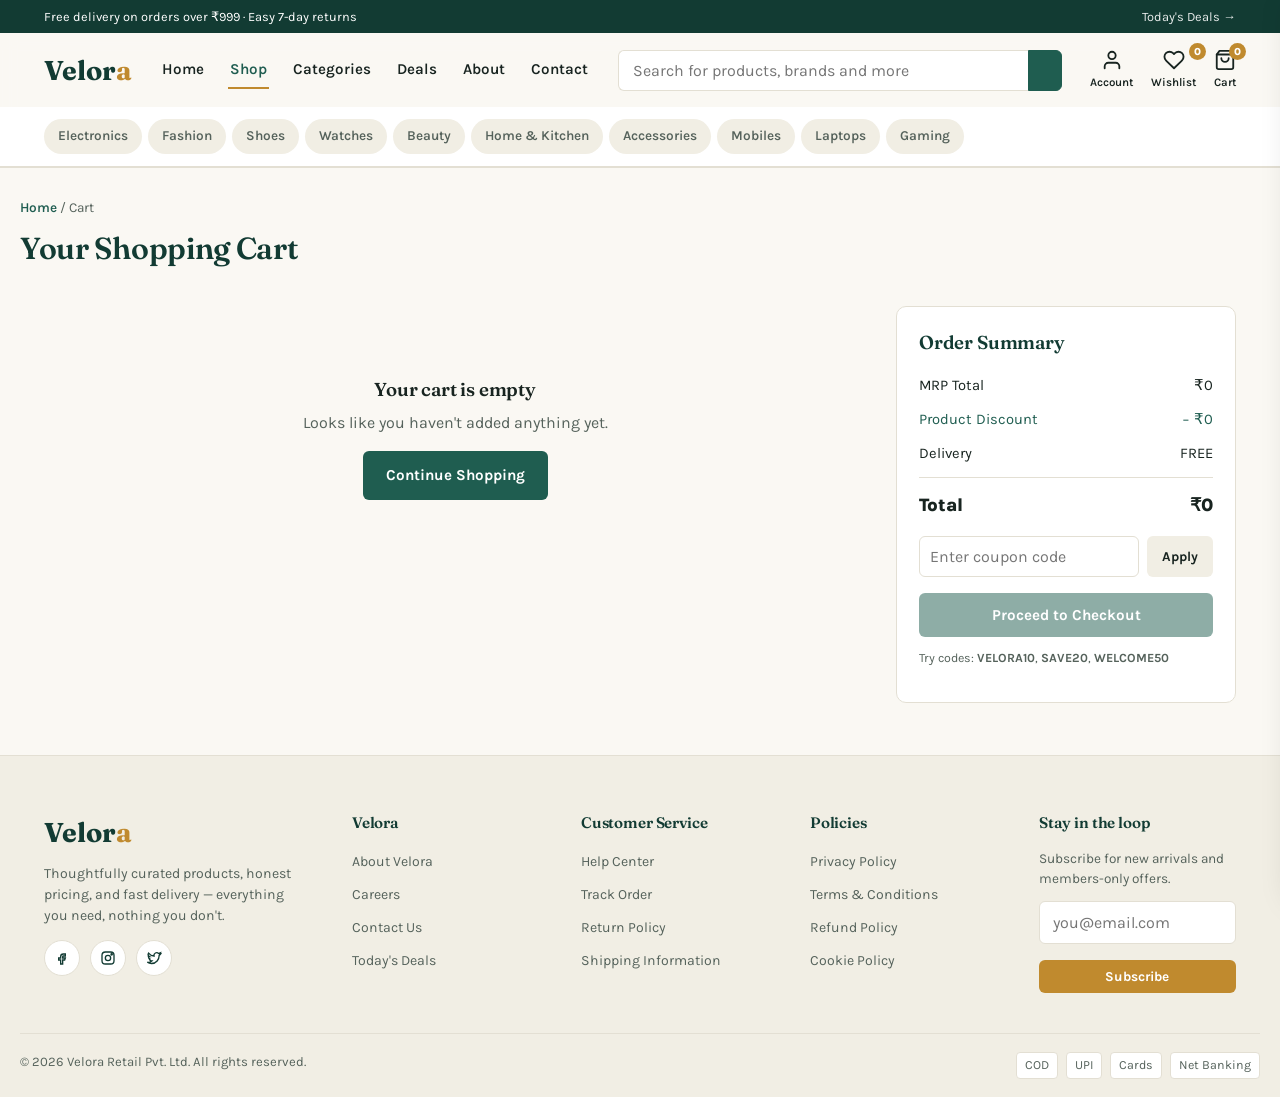
<file: cart.html>
<!DOCTYPE html>
<html lang="en">
<head>
<meta charset="UTF-8">
<meta name="viewport" content="width=device-width, initial-scale=1.0">
<title>Your Cart — Velora</title>
<link rel="stylesheet" href="css/style.css">
</head>
<body>

<div id="site-header"></div>

<div class="container page-head">
  <div class="breadcrumb"><a href="index.html">Home</a> / Cart</div>
  <h1 style="font-size:1.9rem;">Your Shopping Cart</h1>
</div>

<section class="section" style="padding-top:16px;">
  <div class="container cart-layout">
    <div id="cart-items-list"></div>
    <div class="summary-card" id="cart-summary"></div>
  </div>
</section>

<div id="site-footer"></div>

<script src="js/products.js"></script>
<script src="js/app.js"></script>
<script src="js/cart.js"></script>
<script>
  renderShell("shop");
  renderCartPage();
</script>
</body>
</html>
</file>
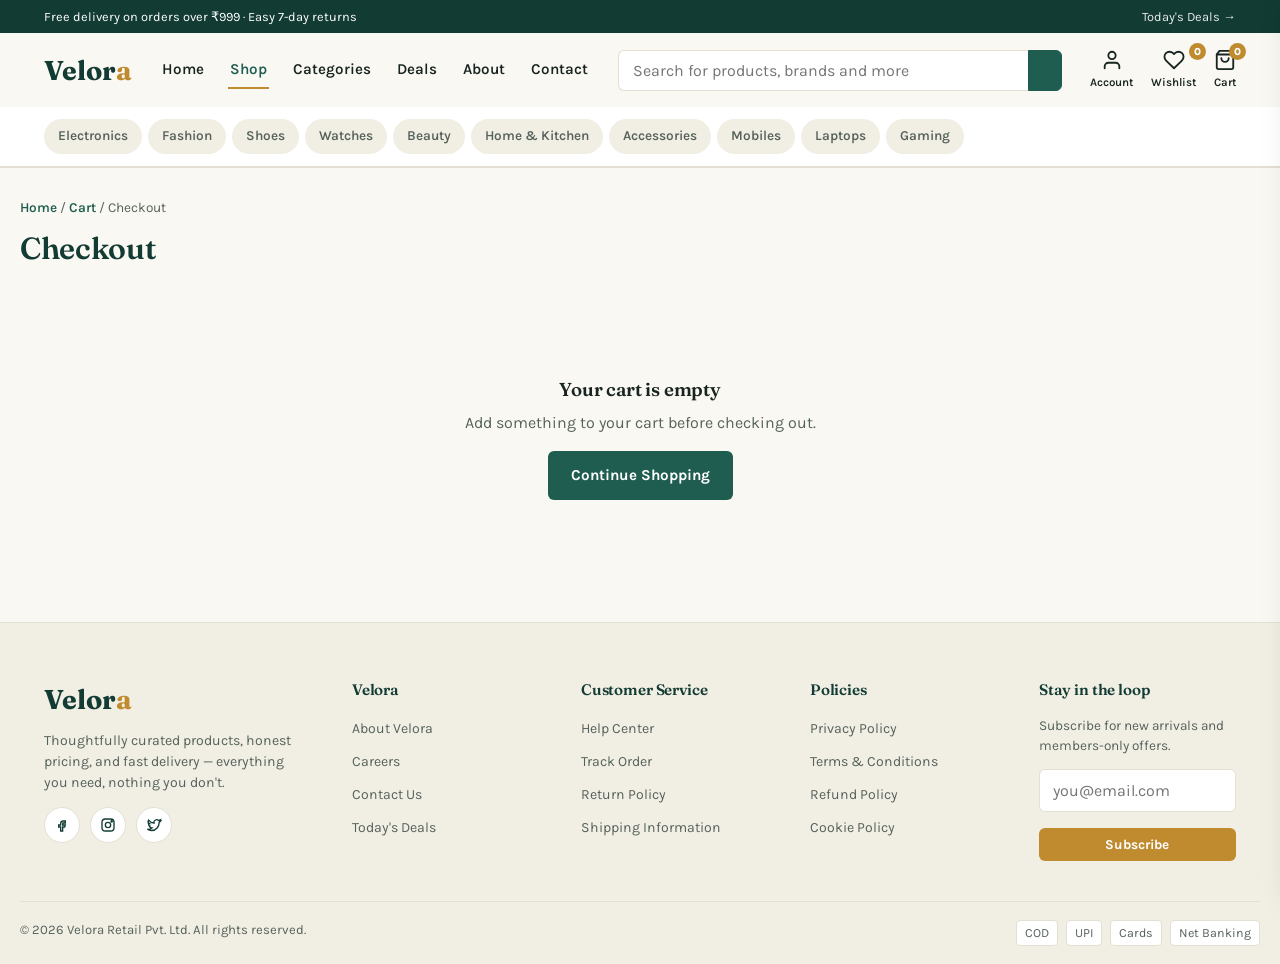
<file: checkout.html>
<!DOCTYPE html>
<html lang="en">
<head>
<meta charset="UTF-8">
<meta name="viewport" content="width=device-width, initial-scale=1.0">
<title>Checkout — Velora</title>
<link rel="stylesheet" href="css/style.css">
</head>
<body>

<div id="site-header"></div>

<div class="container page-head">
  <div class="breadcrumb"><a href="index.html">Home</a> / <a href="cart.html">Cart</a> / Checkout</div>
  <h1 style="font-size:1.9rem;">Checkout</h1>
</div>

<section class="section" style="padding-top:16px;" id="checkout-section">
  <div class="container cart-layout">
    <div class="form-card">
      <h3 style="margin-bottom:18px;">Delivery Details</h3>
      <form id="checkout-form" novalidate>
        <div class="form-grid">
          <div class="form-field full">
            <label>Full Name</label>
            <input type="text" id="co-name" required>
            <div class="field-error">Please enter your full name.</div>
          </div>
          <div class="form-field">
            <label>Mobile Number</label>
            <input type="tel" id="co-mobile" required>
            <div class="field-error">Enter a valid 10-digit mobile number.</div>
          </div>
          <div class="form-field">
            <label>Email</label>
            <input type="email" id="co-email" required>
            <div class="field-error">Enter a valid email address.</div>
          </div>
          <div class="form-field full">
            <label>Address</label>
            <textarea id="co-address" rows="2" required></textarea>
            <div class="field-error">Please enter your delivery address.</div>
          </div>
          <div class="form-field">
            <label>City</label>
            <input type="text" id="co-city" required>
            <div class="field-error">Please enter your city.</div>
          </div>
          <div class="form-field">
            <label>State</label>
            <input type="text" id="co-state" required>
            <div class="field-error">Please enter your state.</div>
          </div>
          <div class="form-field">
            <label>PIN Code</label>
            <input type="text" id="co-pin" maxlength="6" required>
            <div class="field-error">Enter a valid 6-digit PIN code.</div>
          </div>
        </div>

        <h3 style="margin:26px 0 14px;">Payment Method</h3>
        <div class="pay-options" id="pay-options">
          <label class="pay-option active"><input type="radio" name="payment" value="cod" checked> Cash on Delivery</label>
          <label class="pay-option"><input type="radio" name="payment" value="upi"> UPI</label>
          <label class="pay-option"><input type="radio" name="payment" value="card"> Credit / Debit Card</label>
          <label class="pay-option"><input type="radio" name="payment" value="netbanking"> Net Banking</label>
        </div>

        <button type="submit" class="btn btn-primary btn-block" style="margin-top:26px;">Place Order</button>
      </form>
    </div>

    <div class="summary-card" id="checkout-summary"></div>
  </div>
</section>

<!-- Order confirmation (hidden until order placed) -->
<section class="section" id="order-confirmation" style="display:none;">
  <div class="container" style="max-width:560px; text-align:center;">
    <div style="width:70px;height:70px;border-radius:50%;background:var(--primary-tint);display:flex;align-items:center;justify-content:center;margin:0 auto 20px;font-size:2rem;color:var(--primary);">✓</div>
    <h2>Order placed successfully!</h2>
    <p>Thank you, <strong id="conf-name"></strong>. Your order <strong id="conf-id"></strong> of <strong id="conf-total"></strong> will be delivered to your address in 2–5 business days.</p>
    <a href="index.html" class="btn btn-primary">Continue Shopping</a>
  </div>
</section>

<div id="site-footer"></div>

<script src="js/products.js"></script>
<script src="js/app.js"></script>
<script src="js/cart.js"></script>
<script>
  renderShell("shop");

  const items = cartLineItems();
  if (!items.length) {
    document.getElementById("checkout-section").innerHTML = `<div class="container"><div class="empty-state"><h3>Your cart is empty</h3><p>Add something to your cart before checking out.</p><a href="shop.html" class="btn btn-primary">Continue Shopping</a></div></div>`;
  }

  function renderCheckoutSummary() {
    const items = cartLineItems();
    const t = calcTotals(items);
    document.getElementById("checkout-summary").innerHTML = `
      <h3 style="margin-bottom:18px;">Order Summary</h3>
      ${items.map(i => `<div class="summary-row"><span>${i.product.name} × ${i.qty}</span><span>${money(i.lineTotal)}</span></div>`).join("")}
      <div class="summary-row" style="border-top:1px solid var(--border); padding-top:12px; margin-top:12px;"><span>Subtotal</span><span>${money(t.subtotal)}</span></div>
      ${t.couponDiscount ? `<div class="summary-row discount"><span>Coupon Discount</span><span>− ${money(t.couponDiscount)}</span></div>` : ""}
      <div class="summary-row"><span>Delivery</span><span>${t.delivery === 0 ? "FREE" : money(t.delivery)}</span></div>
      <div class="summary-row total"><span>Total</span><span>${money(t.finalTotal)}</span></div>
    `;
  }
  renderCheckoutSummary();

  document.querySelectorAll('input[name="payment"]').forEach(r => {
    r.addEventListener("change", () => {
      document.querySelectorAll(".pay-option").forEach(o => o.classList.remove("active"));
      r.closest(".pay-option").classList.add("active");
    });
  });

  const user = getUser();
  if (user) {
    document.getElementById("co-name").value = user.name || "";
    document.getElementById("co-email").value = user.email || "";
    document.getElementById("co-mobile").value = user.mobile || "";
  }

  const form = document.getElementById("checkout-form");
  if (form) {
    form.addEventListener("submit", (e) => {
      e.preventDefault();
      let valid = true;
      const fields = {
        "co-name": v => v.trim().length > 1,
        "co-mobile": v => /^[6-9]\d{9}$/.test(v.trim()),
        "co-email": v => /^[^\s@]+@[^\s@]+\.[^\s@]+$/.test(v.trim()),
        "co-address": v => v.trim().length > 5,
        "co-city": v => v.trim().length > 1,
        "co-state": v => v.trim().length > 1,
        "co-pin": v => /^\d{6}$/.test(v.trim()),
      };
      Object.entries(fields).forEach(([id, test]) => {
        const el = document.getElementById(id);
        const wrap = el.closest(".form-field");
        if (!test(el.value)) { wrap.classList.add("error"); valid = false; }
        else wrap.classList.remove("error");
      });
      if (!valid) return;

      const t = calcTotals(cartLineItems());
      const orderId = "VLR" + Math.floor(100000 + Math.random() * 900000);
      document.getElementById("conf-name").textContent = document.getElementById("co-name").value.trim();
      document.getElementById("conf-id").textContent = "#" + orderId;
      document.getElementById("conf-total").textContent = money(t.finalTotal);

      setCart([]);
      setAppliedCoupon(null);
      document.getElementById("checkout-section").style.display = "none";
      document.getElementById("order-confirmation").style.display = "block";
      window.scrollTo({ top: 0, behavior: "smooth" });
    });
  }
</script>
</body>
</html>
</file>
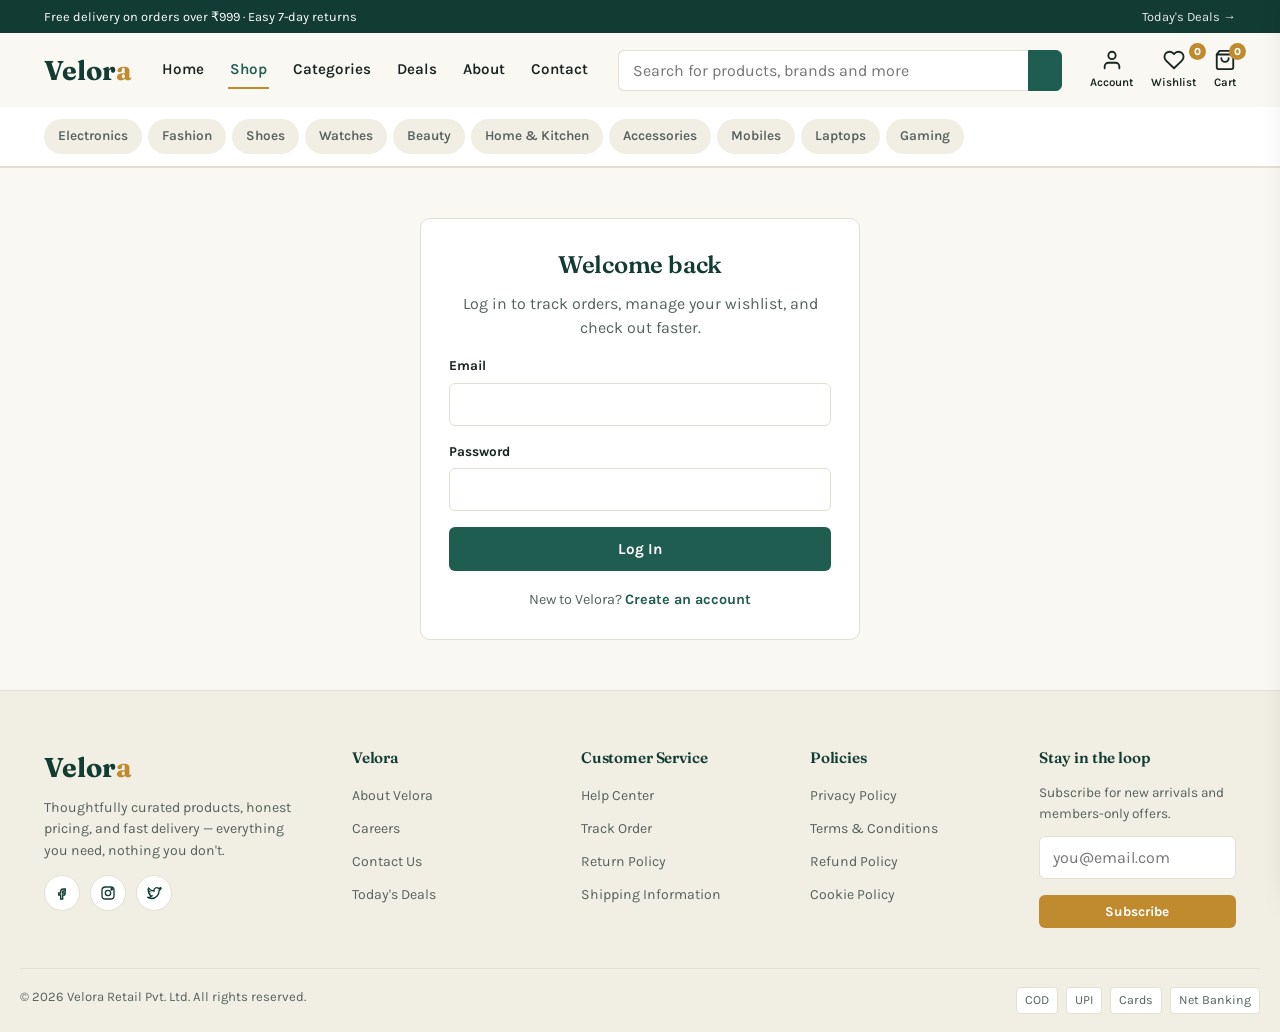
<file: login.html>
<!DOCTYPE html>
<html lang="en">
<head>
<meta charset="UTF-8">
<meta name="viewport" content="width=device-width, initial-scale=1.0">
<title>Login — Velora</title>
<link rel="stylesheet" href="css/style.css">
</head>
<body>

<div id="site-header"></div>

<div class="auth-wrap">
  <div class="form-card">
    <h2 style="text-align:center;">Welcome back</h2>
    <p style="text-align:center;">Log in to track orders, manage your wishlist, and check out faster.</p>
    <form id="login-form" novalidate>
      <div class="form-field">
        <label>Email</label>
        <input type="email" id="login-email" required>
        <div class="field-error">Enter a valid email address.</div>
      </div>
      <div class="form-field">
        <label>Password</label>
        <input type="password" id="login-password" required>
        <div class="field-error">Please enter your password.</div>
      </div>
      <button type="submit" class="btn btn-primary btn-block">Log In</button>
    </form>
    <div class="auth-switch">New to Velora? <a href="register.html">Create an account</a></div>
  </div>
</div>

<div id="site-footer"></div>

<script src="js/products.js"></script>
<script src="js/app.js"></script>
<script src="js/auth.js"></script>
<script>
  renderShell("shop");
</script>
</body>
</html>
</file>
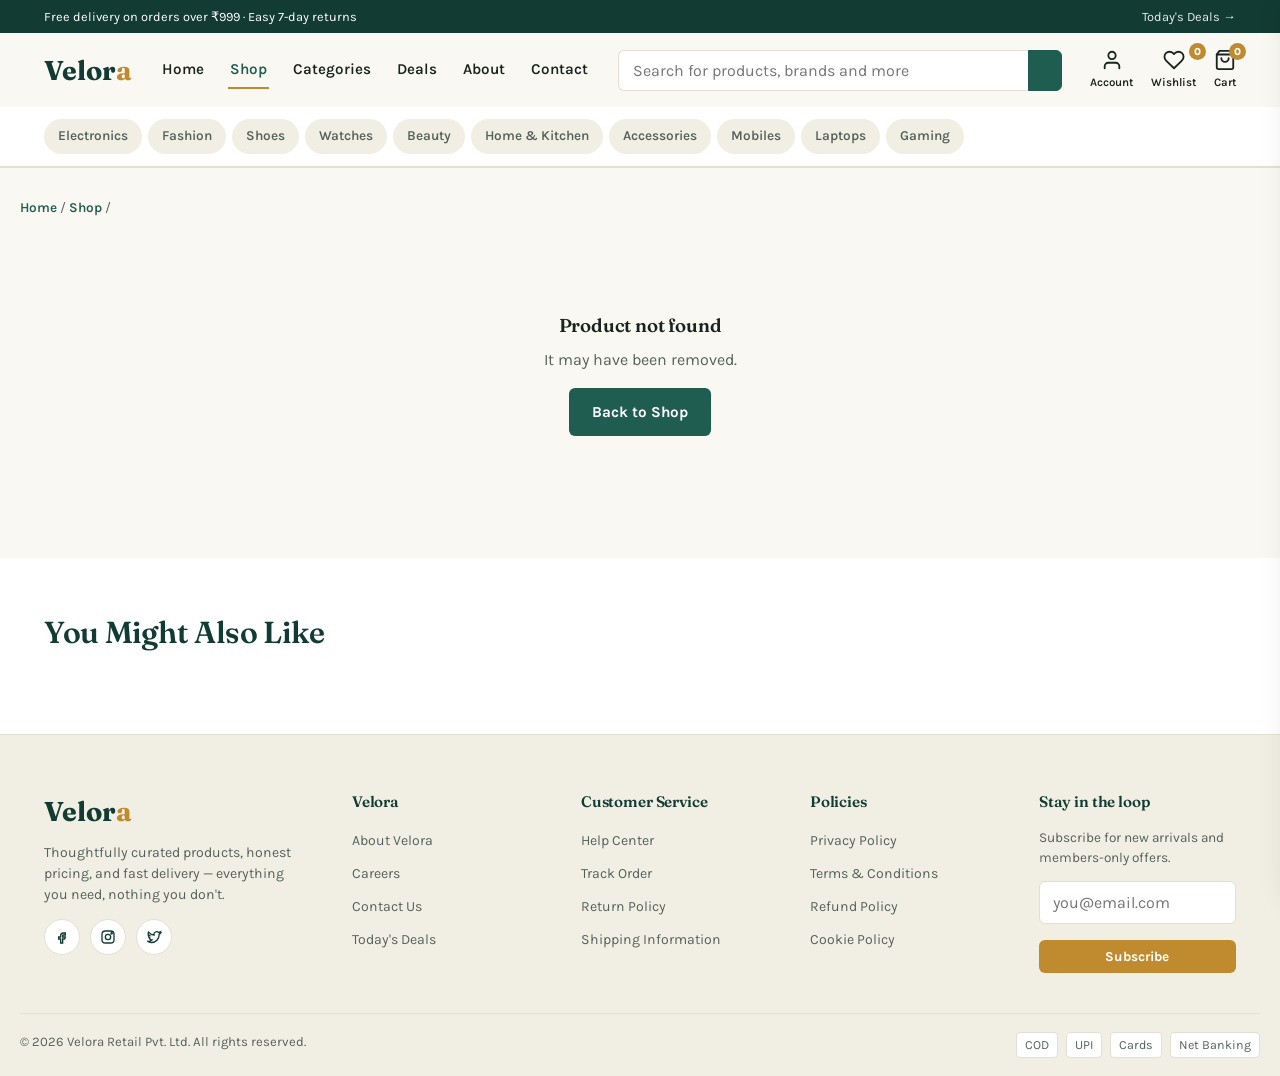
<file: product.html>
<!DOCTYPE html>
<html lang="en">
<head>
<meta charset="UTF-8">
<meta name="viewport" content="width=device-width, initial-scale=1.0">
<title id="page-title">Product — Velora</title>
<link rel="stylesheet" href="css/style.css">
</head>
<body>

<div id="site-header"></div>

<div class="container page-head">
  <div class="breadcrumb" id="pd-breadcrumb"><a href="index.html">Home</a> / <a href="shop.html">Shop</a> / <span id="pd-crumb-name"></span></div>
</div>

<section class="section" style="padding-top:10px;">
  <div class="container pd-layout" id="pd-root">
    <!-- filled by JS -->
  </div>
</section>

<section class="section" style="background:var(--surface);">
  <div class="container">
    <div class="section-head"><div><h2>You Might Also Like</h2></div></div>
    <div class="product-grid" id="related-products"></div>
  </div>
</section>

<div id="site-footer"></div>

<script src="js/products.js"></script>
<script src="js/app.js"></script>
<script>
  renderShell("shop");

  const id = new URLSearchParams(window.location.search).get("id");
  const p = getProductById(id);

  if (!p) {
    document.getElementById("pd-root").innerHTML = `<div class="empty-state" style="grid-column:1/-1;"><h3>Product not found</h3><p>It may have been removed.</p><a href="shop.html" class="btn btn-primary">Back to Shop</a></div>`;
  } else {
    document.title = p.name + " — Velora";
    document.getElementById("pd-crumb-name").textContent = p.name;

    const hasSizes = p.sizes && p.sizes.length;
    const hasColors = p.colors && p.colors.length;
    let selectedSize = hasSizes ? p.sizes[0] : null;
    let selectedColor = hasColors ? p.colors[0] : null;
    let qty = 1;

    document.getElementById("pd-root").innerHTML = `
      <div>
        <div class="pd-gallery-main"><img id="pd-main-img" src="${p.images[0]}" alt="${p.name}"></div>
        <div class="pd-thumbs">
          ${p.images.map((im, i) => `<img src="${im}" class="${i === 0 ? "active" : ""}" onclick="document.getElementById('pd-main-img').src='${im}'; document.querySelectorAll('.pd-thumbs img').forEach(t=>t.classList.remove('active')); this.classList.add('active');">`).join("")}
        </div>
      </div>
      <div>
        <span class="pd-brand">${p.brand}</span>
        <h1 class="pd-title">${p.name}</h1>
        <div class="pd-rating-row">
          <span class="pd-rating-badge">${p.rating} ★</span>
          <span>${p.reviews} ratings</span>
          <span style="color:var(--primary);font-weight:700;">In Stock</span>
        </div>
        <div class="pd-price-row">
          <span class="pd-price-final">${money(p.finalPrice)}</span>
          ${p.discount ? `<span class="price-orig">${money(p.price)}</span><span class="price-pct">${p.discount}% off</span>` : ""}
        </div>
        <p style="font-size:.85rem;">Inclusive of all taxes</p>

        <div class="pd-offers">
          <div class="pd-section-label" style="margin-top:0;">Available Offers</div>
          <ul>
            <li>🏷️ Extra 5% off with Velora Card</li>
            <li>🎟️ Use code <strong>VELORA10</strong> at cart for 10% off</li>
            <li>🚚 Free delivery on orders over ₹999</li>
          </ul>
        </div>

        ${hasColors ? `
        <div class="pd-section-label">Color</div>
        <div class="swatch-row" id="pd-colors">
          ${p.colors.map((c, i) => `<button class="swatch ${i === 0 ? "active" : ""}" data-color="${c}" onclick="selectColor('${c}', this)">${c}</button>`).join("")}
        </div>` : ""}

        ${hasSizes ? `
        <div class="pd-section-label">Size</div>
        <div class="swatch-row" id="pd-sizes">
          ${p.sizes.map((s, i) => `<button class="swatch ${i === 0 ? "active" : ""}" data-size="${s}" onclick="selectSize('${s}', this)">${s}</button>`).join("")}
        </div>` : ""}

        <div class="pd-section-label">Quantity</div>
        <div class="qty-selector">
          <button onclick="changeQty(-1)">−</button>
          <span id="pd-qty">1</span>
          <button onclick="changeQty(1)">+</button>
        </div>

        <div class="pd-cta-row">
          <button class="btn btn-outline" onclick="addToCart(${p.id}, qtyRef(), optsRef())">Add to Cart</button>
          <button class="btn btn-primary" onclick="buyNow(${p.id})">Buy Now</button>
          <button class="wish-btn" style="position:static;" data-id="${p.id}" onclick="toggleWishlist(${p.id})">${ICONS.heart}</button>
        </div>

        <div class="pd-meta-row">
          <div>${ICONS.truck}<span>Delivery in 2–5 business days across India</span></div>
          <div>${ICONS.refresh}<span>7-day easy return &amp; exchange</span></div>
          <div>${ICONS.shield}<span>100% authentic, quality checked</span></div>
        </div>
      </div>
    `;

    // wishlist active state
    const wb = document.querySelector(`.wish-btn[data-id="${p.id}"]`);
    if (wb && getWishlist().includes(p.id)) wb.classList.add("active");

    window.selectColor = (c, el) => { selectedColor = c; document.querySelectorAll("#pd-colors .swatch").forEach(s => s.classList.remove("active")); el.classList.add("active"); };
    window.selectSize = (s, el) => { selectedSize = s; document.querySelectorAll("#pd-sizes .swatch").forEach(s2 => s2.classList.remove("active")); el.classList.add("active"); };
    window.changeQty = (d) => { qty = Math.max(1, qty + d); document.getElementById("pd-qty").textContent = qty; };
    window.qtyRef = () => qty;
    window.optsRef = () => ({ size: selectedSize, color: selectedColor });
    window.buyNow = (id) => { addToCart(id, qty, { size: selectedSize, color: selectedColor }); window.location.href = "checkout.html"; };

    // Tabs + specs + description
    document.getElementById("pd-root").insertAdjacentHTML("afterend", `
      <div class="container tabs">
        <div class="tab-heads">
          <div class="tab-head active" data-tab="desc" onclick="switchTab('desc')">Description</div>
          <div class="tab-head" data-tab="specs" onclick="switchTab('specs')">Specifications</div>
          <div class="tab-head" data-tab="reviews" onclick="switchTab('reviews')">Reviews (${p.reviews})</div>
        </div>
        <div class="tab-panel active" id="tab-desc"><p style="max-width:70ch;">${p.description}</p></div>
        <div class="tab-panel" id="tab-specs">
          <table class="spec-table">
            ${Object.entries(p.specs).map(([k, v]) => `<tr><td>${k}</td><td>${v}</td></tr>`).join("")}
          </table>
        </div>
        <div class="tab-panel" id="tab-reviews">
          <div class="review-grid">
            <div class="review-card"><div class="review-stars">★★★★★</div><p>"Exactly as described and arrived faster than expected. Very happy with the quality."</p><div class="review-name">Verified Buyer</div></div>
            <div class="review-card"><div class="review-stars">★★★★☆</div><p>"Good value for the price. Packaging was solid and everything worked out of the box."</p><div class="review-name">Verified Buyer</div></div>
            <div class="review-card"><div class="review-stars">★★★★★</div><p>"Would recommend to a friend. Matches the pictures and the size guide was accurate."</p><div class="review-name">Verified Buyer</div></div>
          </div>
        </div>
      </div>
    `);
    window.switchTab = (tab) => {
      document.querySelectorAll(".tab-head").forEach(t => t.classList.toggle("active", t.dataset.tab === tab));
      document.querySelectorAll(".tab-panel").forEach(t => t.classList.toggle("active", t.id === "tab-" + tab));
    };

    const related = PRODUCTS.filter(r => r.category === p.category && r.id !== p.id).slice(0, 4);
    renderProductGrid("related-products", related);
  }
</script>
</body>
</html>
</file>
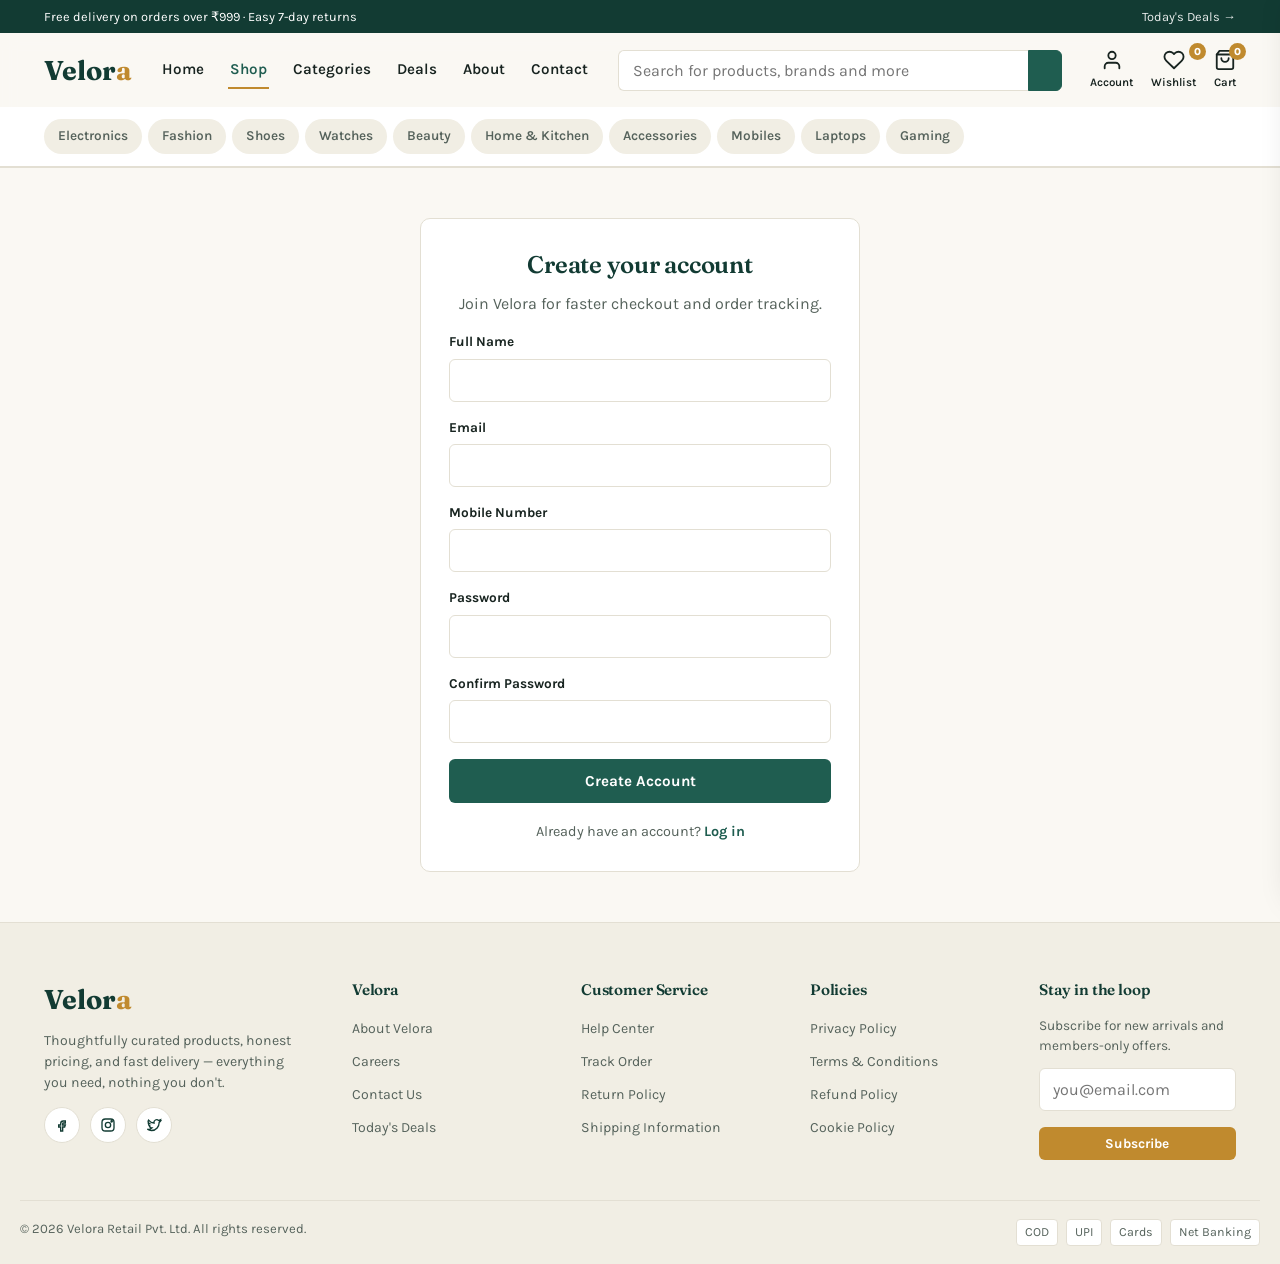
<file: register.html>
<!DOCTYPE html>
<html lang="en">
<head>
<meta charset="UTF-8">
<meta name="viewport" content="width=device-width, initial-scale=1.0">
<title>Create Account — Velora</title>
<link rel="stylesheet" href="css/style.css">
</head>
<body>

<div id="site-header"></div>

<div class="auth-wrap">
  <div class="form-card">
    <h2 style="text-align:center;">Create your account</h2>
    <p style="text-align:center;">Join Velora for faster checkout and order tracking.</p>
    <form id="register-form" novalidate>
      <div class="form-field">
        <label>Full Name</label>
        <input type="text" id="reg-name" required>
        <div class="field-error">Please enter your full name.</div>
      </div>
      <div class="form-field">
        <label>Email</label>
        <input type="email" id="reg-email" required>
        <div class="field-error">Enter a valid email address.</div>
      </div>
      <div class="form-field">
        <label>Mobile Number</label>
        <input type="tel" id="reg-mobile" required>
        <div class="field-error">Enter a valid 10-digit mobile number.</div>
      </div>
      <div class="form-field">
        <label>Password</label>
        <input type="password" id="reg-password" required>
        <div class="field-error">Password must be at least 6 characters.</div>
      </div>
      <div class="form-field">
        <label>Confirm Password</label>
        <input type="password" id="reg-confirm" required>
        <div class="field-error">Passwords do not match.</div>
      </div>
      <button type="submit" class="btn btn-primary btn-block">Create Account</button>
    </form>
    <div class="auth-switch">Already have an account? <a href="login.html">Log in</a></div>
  </div>
</div>

<div id="site-footer"></div>

<script src="js/products.js"></script>
<script src="js/app.js"></script>
<script src="js/auth.js"></script>
<script>
  renderShell("shop");
</script>
</body>
</html>
</file>
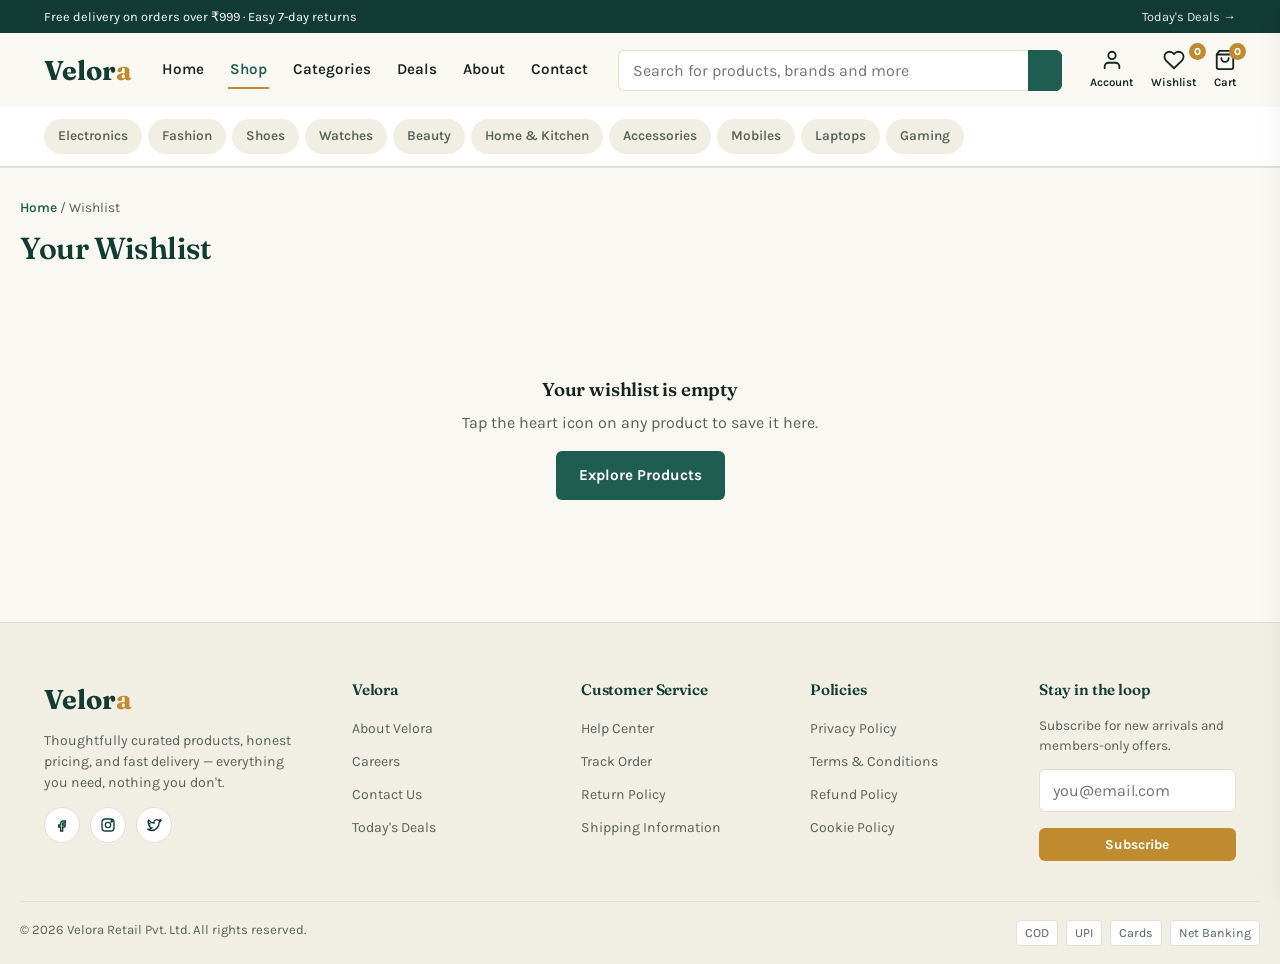
<file: wishlist.html>
<!DOCTYPE html>
<html lang="en">
<head>
<meta charset="UTF-8">
<meta name="viewport" content="width=device-width, initial-scale=1.0">
<title>Your Wishlist — Velora</title>
<link rel="stylesheet" href="css/style.css">
</head>
<body>

<div id="site-header"></div>

<div class="container page-head">
  <div class="breadcrumb"><a href="index.html">Home</a> / Wishlist</div>
  <h1 style="font-size:1.9rem;">Your Wishlist</h1>
</div>

<section class="section" style="padding-top:16px;">
  <div class="container">
    <div class="product-grid" id="wishlist-grid"></div>
  </div>
</section>

<div id="site-footer"></div>

<script src="js/products.js"></script>
<script src="js/app.js"></script>
<script>
  renderShell("shop");
  function renderWishlistPage() {
    const ids = getWishlist();
    const products = PRODUCTS.filter(p => ids.includes(p.id));
    if (!products.length) {
      document.getElementById("wishlist-grid").innerHTML = `<div class="empty-state" style="grid-column:1/-1;"><h3>Your wishlist is empty</h3><p>Tap the heart icon on any product to save it here.</p><a href="shop.html" class="btn btn-primary">Explore Products</a></div>`;
    } else {
      renderProductGrid("wishlist-grid", products);
    }
  }
  renderWishlistPage();
</script>
</body>
</html>
</file>
<file: css/style.css>
/* ==========================================================================
   Velora — Design tokens
   Palette: deep botanical teal + warm brass accent, warm paper background
   Type: Fraunces (display, serif) / Karla (body, sans)
   ========================================================================== */
@import url('https://fonts.googleapis.com/css2?family=Fraunces:opsz,wght@9..144,400;9..144,500;9..144,600;9..144,700&family=Karla:wght@400;500;600;700;800&display=swap');

:root {
  --bg: #FAF8F3;
  --surface: #FFFFFF;
  --surface-alt: #F1EEE4;
  --ink: #182420;
  --ink-soft: #55625B;
  --primary: #1F5D50;
  --primary-dark: #123B33;
  --primary-tint: #E4EEEA;
  --brass: #C08A2E;
  --brass-tint: #F6E9CE;
  --danger: #B5432F;
  --danger-tint: #F5E1DB;
  --border: #E3DFD3;
  --radius-sm: 6px;
  --radius-md: 10px;
  --radius-lg: 18px;
  --shadow: 0 10px 30px -12px rgba(18, 59, 51, 0.18);
  --shadow-sm: 0 3px 10px -4px rgba(18, 59, 51, 0.15);
  --font-display: "Fraunces", serif;
  --font-body: "Karla", sans-serif;
  --header-h: 74px;
}

* { box-sizing: border-box; }
html { scroll-behavior: smooth; }
body {
  margin: 0;
  font-family: var(--font-body);
  background: var(--bg);
  color: var(--ink);
  line-height: 1.5;
  -webkit-font-smoothing: antialiased;
}
img { max-width: 100%; display: block; }
a { color: inherit; text-decoration: none; }
ul { list-style: none; margin: 0; padding: 0; }
button { font-family: inherit; cursor: pointer; }
input, select, textarea { font-family: inherit; font-size: 1rem; }
:focus-visible { outline: 2px solid var(--brass); outline-offset: 2px; }

.container { max-width: 1240px; margin: 0 auto; padding: 0 24px; }

h1, h2, h3, h4 { font-family: var(--font-display); color: var(--primary-dark); margin: 0 0 .4em; font-weight: 600; letter-spacing: -0.01em; }
p { margin: 0 0 1em; color: var(--ink-soft); }

.btn {
  display: inline-flex; align-items: center; justify-content: center; gap: 8px;
  border-radius: var(--radius-sm); border: 1px solid transparent;
  padding: 12px 22px; font-weight: 700; font-size: 0.95rem; transition: transform .15s ease, box-shadow .15s ease, background .15s ease;
  white-space: nowrap;
}
.btn:active { transform: translateY(1px); }
.btn-primary { background: var(--primary); color: #fff; }
.btn-primary:hover { background: var(--primary-dark); }
.btn-brass { background: var(--brass); color: #fff; }
.btn-brass:hover { background: #a5761f; }
.btn-outline { background: transparent; border-color: var(--primary); color: var(--primary); }
.btn-outline:hover { background: var(--primary-tint); }
.btn-ghost { background: var(--surface-alt); color: var(--ink); }
.btn-ghost:hover { background: var(--border); }
.btn-block { width: 100%; }
.btn-sm { padding: 8px 14px; font-size: .85rem; }
.btn:disabled { opacity: .5; cursor: not-allowed; }

/* ---------------- Top utility bar & Header ---------------- */
.topbar {
  background: var(--primary-dark); color: #fff; font-size: .8rem;
}
.topbar .container { display: flex; justify-content: space-between; align-items: center; padding-top: 7px; padding-bottom: 7px; }
.topbar a { opacity: .9; }
.topbar a:hover { opacity: 1; text-decoration: underline; }

.site-header {
  position: sticky; top: 0; z-index: 100;
  background: rgba(250, 248, 243, 0.92); backdrop-filter: blur(8px);
  border-bottom: 1px solid var(--border);
}
.header-row { display: flex; align-items: center; gap: 28px; height: var(--header-h); }
.logo { font-family: var(--font-display); font-size: 1.7rem; font-weight: 700; color: var(--primary-dark); flex-shrink: 0; }
.logo span { color: var(--brass); }

.main-nav { display: flex; gap: 22px; flex-shrink: 0; }
.main-nav a { font-weight: 600; font-size: .95rem; color: var(--ink); padding: 6px 2px; border-bottom: 2px solid transparent; }
.main-nav a:hover, .main-nav a.active { color: var(--primary); border-color: var(--brass); }

.search-form { flex: 1; display: flex; max-width: 460px; }
.search-form input {
  flex: 1; border: 1px solid var(--border); border-right: none; border-radius: var(--radius-sm) 0 0 var(--radius-sm);
  padding: 10px 14px; background: var(--surface);
}
.search-form button {
  border: 1px solid var(--primary); background: var(--primary); color: #fff; padding: 0 16px;
  border-radius: 0 var(--radius-sm) var(--radius-sm) 0;
}

.header-actions { display: flex; align-items: center; gap: 18px; flex-shrink: 0; }
.icon-link { position: relative; display: flex; flex-direction: column; align-items: center; font-size: .72rem; font-weight: 600; gap: 3px; color: var(--ink); }
.icon-link svg { width: 22px; height: 22px; stroke: var(--ink); }
.icon-link:hover svg { stroke: var(--primary); }
.badge {
  position: absolute; top: -6px; right: -10px; background: var(--brass); color: #fff;
  font-size: .65rem; font-weight: 800; border-radius: 999px; min-width: 17px; height: 17px;
  display: flex; align-items: center; justify-content: center; padding: 0 4px;
}

.mobile-menu-btn { display: none; background: none; border: none; }
.mobile-menu-btn svg { width: 26px; height: 26px; }

/* ---------------- Category strip ---------------- */
.category-strip { background: var(--surface); border-bottom: 1px solid var(--border); }
.category-strip .container { display: flex; gap: 6px; overflow-x: auto; padding-top: 12px; padding-bottom: 12px; scrollbar-width: thin; }
.category-strip a {
  font-size: .85rem; font-weight: 600; padding: 7px 14px; border-radius: 999px; white-space: nowrap;
  background: var(--surface-alt); color: var(--ink-soft);
}
.category-strip a:hover, .category-strip a.active { background: var(--primary-tint); color: var(--primary-dark); }

/* ---------------- Hero ---------------- */
.hero { padding: 64px 0 56px; overflow: hidden; }
.hero .container { display: grid; grid-template-columns: 1.05fr 0.95fr; gap: 48px; align-items: center; }
.hero-eyebrow { color: var(--brass); font-weight: 700; margin-bottom: 14px; }
.hero h1 { font-size: clamp(2.4rem, 4.4vw, 3.6rem); line-height: 1.08; max-width: 12ch; }
.hero p.lede { font-size: 1.15rem; max-width: 46ch; }
.hero-cta { display: flex; gap: 14px; margin-top: 22px; }
.hero-art {
  position: relative; border-radius: var(--radius-lg); overflow: hidden; aspect-ratio: 4/3.2;
  background: var(--primary-tint); box-shadow: var(--shadow);
}
.hero-art img { width: 100%; height: 100%; object-fit: cover; }
.hero-art-tag {
  position: absolute; bottom: 18px; left: 18px; background: var(--surface); border-radius: var(--radius-md);
  padding: 12px 16px; box-shadow: var(--shadow-sm); font-weight: 700; font-size: .9rem; display: flex; align-items: center; gap: 10px;
}
.hero-art-tag .dot { width: 10px; height: 10px; border-radius: 50%; background: var(--brass); }

/* ---------------- Sections ---------------- */
.section { padding: 52px 0; }
.section-head { display: flex; align-items: flex-end; justify-content: space-between; margin-bottom: 26px; gap: 16px; flex-wrap: wrap; }
.section-head h2 { margin: 0; font-size: 1.9rem; }
.section-head p { margin: 4px 0 0; }
.view-all { font-weight: 700; color: var(--primary); border-bottom: 2px solid var(--brass); padding-bottom: 2px; flex-shrink: 0; }

/* ---------------- Category tiles ---------------- */
.cat-grid { display: grid; grid-template-columns: repeat(5, 1fr); gap: 16px; }
.cat-tile {
  background: var(--surface); border: 1px solid var(--border); border-radius: var(--radius-md);
  padding: 20px 14px; text-align: center; transition: transform .15s ease, box-shadow .15s ease;
}
.cat-tile:hover { transform: translateY(-3px); box-shadow: var(--shadow-sm); border-color: var(--primary); }
.cat-tile .cat-ico {
  width: 52px; height: 52px; margin: 0 auto 10px; border-radius: 50%; background: var(--primary-tint);
  display: flex; align-items: center; justify-content: center; font-family: var(--font-display); font-weight: 700; color: var(--primary); font-size: 1.2rem;
}
.cat-tile span { font-weight: 700; font-size: .9rem; }

/* ---------------- Product grid & card ---------------- */
.product-grid { display: grid; grid-template-columns: repeat(4, 1fr); gap: 22px; }
.product-card {
  background: var(--surface); border: 1px solid var(--border); border-radius: var(--radius-md);
  overflow: hidden; display: flex; flex-direction: column; position: relative;
  transition: box-shadow .18s ease, transform .18s ease;
}
.product-card:hover { box-shadow: var(--shadow); transform: translateY(-4px); }
.product-thumb { position: relative; aspect-ratio: 1/1; overflow: hidden; background: var(--surface-alt); }
.product-thumb img { width: 100%; height: 100%; object-fit: cover; transition: transform .35s ease; }
.product-card:hover .product-thumb img { transform: scale(1.06); }
.discount-tag {
  position: absolute; top: 10px; left: 10px; background: var(--danger); color: #fff; font-size: .72rem;
  font-weight: 800; padding: 4px 8px; border-radius: var(--radius-sm);
}
.wish-btn {
  position: absolute; top: 10px; right: 10px; width: 34px; height: 34px; border-radius: 50%; background: rgba(255,255,255,.92);
  border: none; display: flex; align-items: center; justify-content: center; box-shadow: var(--shadow-sm);
}
.wish-btn svg { width: 17px; height: 17px; stroke: var(--ink); fill: none; }
.wish-btn.active svg { fill: var(--danger); stroke: var(--danger); }
.quick-view-btn {
  position: absolute; left: 10px; right: 10px; bottom: -44px; background: var(--primary-dark); color: #fff;
  border: none; padding: 9px; border-radius: var(--radius-sm); font-weight: 700; font-size: .82rem; transition: bottom .2s ease;
}
.product-card:hover .quick-view-btn { bottom: 10px; }

.product-body { padding: 14px 14px 16px; display: flex; flex-direction: column; gap: 6px; flex: 1; }
.product-brand { font-size: .72rem; font-weight: 700; text-transform: uppercase; letter-spacing: .04em; color: var(--brass); }
.product-name { font-weight: 700; font-size: .95rem; color: var(--ink); line-height: 1.3; min-height: 2.5em; }
.product-rating { display: flex; align-items: center; gap: 6px; font-size: .8rem; color: var(--ink-soft); }
.stars { color: var(--brass); letter-spacing: 1px; }
.price-row { display: flex; align-items: baseline; gap: 8px; margin-top: 2px; }
.price-final { font-weight: 800; font-size: 1.15rem; color: var(--ink); }
.price-orig { text-decoration: line-through; color: var(--ink-soft); font-size: .85rem; }
.price-pct { color: var(--primary); font-weight: 700; font-size: .8rem; }
.product-actions { display: flex; gap: 8px; margin-top: 10px; }
.product-actions .btn { flex: 1; padding: 9px 10px; font-size: .82rem; }

/* ---------------- Offers / banners ---------------- */
.offer-strip { display: grid; grid-template-columns: repeat(3, 1fr); gap: 20px; }
.offer-card {
  border-radius: var(--radius-lg); padding: 30px; color: #fff; position: relative; overflow: hidden; min-height: 170px;
  display: flex; flex-direction: column; justify-content: center;
}
.offer-card h3 { color: #fff; font-size: 1.4rem; }
.offer-card p { color: rgba(255,255,255,.85); }
.offer-card.o1 { background: linear-gradient(135deg, var(--primary), var(--primary-dark)); }
.offer-card.o2 { background: linear-gradient(135deg, var(--brass), #8f631f); }
.offer-card.o3 { background: linear-gradient(135deg, var(--danger), #7c2c1d); }

/* ---------------- Reviews ---------------- */
.review-grid { display: grid; grid-template-columns: repeat(3, 1fr); gap: 20px; }
.review-card { background: var(--surface); border: 1px solid var(--border); border-radius: var(--radius-md); padding: 22px; }
.review-stars { color: var(--brass); margin-bottom: 10px; }
.review-name { font-weight: 700; margin-top: 12px; font-size: .9rem; }
.review-role { font-size: .78rem; color: var(--ink-soft); }

/* ---------------- Newsletter ---------------- */
.newsletter { background: var(--primary-dark); color: #fff; padding: 52px 0; text-align: center; }
.newsletter h2 { color: #fff; }
.newsletter p { color: rgba(255,255,255,.8); }
.newsletter-form { display: flex; justify-content: center; gap: 10px; max-width: 460px; margin: 22px auto 0; }
.newsletter-form input { flex: 1; padding: 12px 14px; border-radius: var(--radius-sm); border: none; }

/* ---------------- Footer ---------------- */
.site-footer { background: var(--surface-alt); border-top: 1px solid var(--border); padding: 56px 0 0; }
.footer-grid { display: grid; grid-template-columns: 1.4fr repeat(4, 1fr); gap: 32px; padding-bottom: 40px; }
.footer-grid h4 { font-size: .95rem; margin-bottom: 14px; }
.footer-grid li { margin-bottom: 9px; }
.footer-grid a { color: var(--ink-soft); font-size: .88rem; }
.footer-grid a:hover { color: var(--primary); }
.footer-brand .logo { margin-bottom: 10px; }
.footer-brand p { font-size: .88rem; max-width: 32ch; }
.social-row { display: flex; gap: 10px; margin-top: 14px; }
.social-row a { width: 36px; height: 36px; border-radius: 50%; background: var(--surface); border: 1px solid var(--border); display: flex; align-items: center; justify-content: center; }
.social-row svg { width: 16px; height: 16px; stroke: var(--primary-dark); }
.footer-bottom { border-top: 1px solid var(--border); padding: 18px 0; display: flex; justify-content: space-between; font-size: .82rem; color: var(--ink-soft); flex-wrap: wrap; gap: 10px; }
.pay-icons { display: flex; gap: 8px; font-size: .78rem; }
.pay-icons span { border: 1px solid var(--border); border-radius: 4px; padding: 3px 8px; background: var(--surface); }

/* ---------------- Breadcrumb / page header ---------------- */
.page-head { padding: 30px 0 6px; }
.breadcrumb { font-size: .85rem; color: var(--ink-soft); margin-bottom: 8px; }
.breadcrumb a { color: var(--primary); font-weight: 600; }

/* ---------------- Shop layout ---------------- */
.shop-layout { display: grid; grid-template-columns: 260px 1fr; gap: 30px; align-items: start; }
.filters { background: var(--surface); border: 1px solid var(--border); border-radius: var(--radius-md); padding: 20px; position: sticky; top: calc(var(--header-h) + 16px); }
.filter-block { border-bottom: 1px solid var(--border); padding-bottom: 16px; margin-bottom: 16px; }
.filter-block:last-child { border: none; margin: 0; padding: 0; }
.filter-block h4 { font-size: .9rem; margin-bottom: 12px; text-transform: uppercase; letter-spacing: .03em; }
.filter-row { display: flex; align-items: center; gap: 8px; font-size: .88rem; margin-bottom: 9px; color: var(--ink-soft); }
.filter-row input { accent-color: var(--primary); }
.price-inputs { display: flex; align-items: center; gap: 8px; }
.price-inputs input { width: 100%; padding: 7px 8px; border: 1px solid var(--border); border-radius: var(--radius-sm); }

.shop-toolbar { display: flex; justify-content: space-between; align-items: center; margin-bottom: 20px; gap: 12px; flex-wrap: wrap; }
.shop-toolbar select { padding: 9px 12px; border: 1px solid var(--border); border-radius: var(--radius-sm); background: var(--surface); }
.result-count { color: var(--ink-soft); font-size: .9rem; }

.empty-state { text-align: center; padding: 70px 20px; color: var(--ink-soft); }
.empty-state h3 { color: var(--ink); }

/* ---------------- Product detail page ---------------- */
.pd-layout { display: grid; grid-template-columns: 0.9fr 1.1fr; gap: 46px; }
.pd-gallery-main { border-radius: var(--radius-lg); overflow: hidden; aspect-ratio: 1/1; background: var(--surface-alt); margin-bottom: 12px; }
.pd-gallery-main img { width: 100%; height: 100%; object-fit: cover; }
.pd-thumbs { display: flex; gap: 10px; }
.pd-thumbs img { width: 76px; height: 76px; object-fit: cover; border-radius: var(--radius-sm); border: 2px solid transparent; cursor: pointer; }
.pd-thumbs img.active { border-color: var(--primary); }
.pd-brand { color: var(--brass); font-weight: 700; text-transform: uppercase; font-size: .8rem; letter-spacing: .04em; }
.pd-title { font-size: 1.9rem; margin: 6px 0 10px; }
.pd-rating-row { display: flex; align-items: center; gap: 10px; margin-bottom: 14px; font-size: .9rem; }
.pd-rating-badge { background: var(--primary); color: #fff; padding: 3px 9px; border-radius: var(--radius-sm); font-weight: 700; font-size: .85rem; }
.pd-price-row { display: flex; align-items: baseline; gap: 12px; margin-bottom: 6px; }
.pd-price-final { font-size: 2rem; font-weight: 800; }
.pd-offers { background: var(--primary-tint); border-radius: var(--radius-md); padding: 14px 16px; margin: 18px 0; font-size: .88rem; }
.pd-offers li { margin-bottom: 6px; color: var(--ink); }
.pd-section-label { font-weight: 700; font-size: .85rem; text-transform: uppercase; letter-spacing: .03em; margin: 20px 0 10px; color: var(--ink-soft); }
.swatch-row { display: flex; gap: 8px; flex-wrap: wrap; }
.swatch { padding: 8px 16px; border: 1px solid var(--border); border-radius: var(--radius-sm); font-size: .85rem; font-weight: 600; background: var(--surface); }
.swatch.active, .swatch:hover { border-color: var(--primary); color: var(--primary); background: var(--primary-tint); }
.qty-selector { display: inline-flex; align-items: center; border: 1px solid var(--border); border-radius: var(--radius-sm); }
.qty-selector button { background: none; border: none; width: 38px; height: 40px; font-size: 1.1rem; }
.qty-selector span { width: 34px; text-align: center; font-weight: 700; }
.pd-cta-row { display: flex; gap: 12px; margin: 22px 0; }
.pd-cta-row .btn { flex: 1; padding: 14px; }
.pd-meta-row { display: flex; gap: 22px; padding-top: 16px; border-top: 1px solid var(--border); font-size: .85rem; color: var(--ink-soft); flex-wrap: wrap; }
.pd-meta-row div { display: flex; gap: 8px; align-items: flex-start; }
.pd-meta-row svg { width: 18px; height: 18px; stroke: var(--primary); flex-shrink: 0; margin-top: 1px; }

.tabs { margin-top: 50px; border-top: 1px solid var(--border); }
.tab-heads { display: flex; gap: 30px; border-bottom: 1px solid var(--border); }
.tab-head { padding: 16px 2px; font-weight: 700; color: var(--ink-soft); border-bottom: 2px solid transparent; }
.tab-head.active { color: var(--primary-dark); border-color: var(--brass); }
.tab-panel { display: none; padding: 26px 0; }
.tab-panel.active { display: block; }
.spec-table { width: 100%; border-collapse: collapse; }
.spec-table tr { border-bottom: 1px solid var(--border); }
.spec-table td { padding: 10px 6px; font-size: .9rem; }
.spec-table td:first-child { color: var(--ink-soft); width: 220px; }

/* ---------------- Cart page ---------------- */
.cart-layout { display: grid; grid-template-columns: 1fr 340px; gap: 30px; align-items: start; }
.cart-item { display: grid; grid-template-columns: 90px 1fr auto auto; gap: 16px; align-items: center; padding: 18px 0; border-bottom: 1px solid var(--border); }
.cart-item img { width: 90px; height: 90px; object-fit: cover; border-radius: var(--radius-sm); }
.cart-item-name { font-weight: 700; margin-bottom: 4px; }
.cart-item-meta { font-size: .82rem; color: var(--ink-soft); }
.cart-item-remove { font-size: .8rem; color: var(--danger); font-weight: 700; margin-top: 6px; display: inline-block; }
.cart-item-price { font-weight: 800; text-align: right; }
.summary-card { background: var(--surface); border: 1px solid var(--border); border-radius: var(--radius-md); padding: 22px; position: sticky; top: calc(var(--header-h) + 16px); }
.summary-row { display: flex; justify-content: space-between; margin-bottom: 12px; font-size: .92rem; }
.summary-row.total { font-weight: 800; font-size: 1.15rem; border-top: 1px solid var(--border); padding-top: 14px; margin-top: 6px; }
.summary-row.discount { color: var(--primary); }
.coupon-row { display: flex; gap: 8px; margin: 16px 0; }
.coupon-row input { flex: 1; padding: 10px; border: 1px solid var(--border); border-radius: var(--radius-sm); }
.coupon-msg { font-size: .82rem; margin-bottom: 10px; }
.coupon-msg.ok { color: var(--primary); }
.coupon-msg.err { color: var(--danger); }

/* ---------------- Forms (checkout / login / register) ---------------- */
.form-card { background: var(--surface); border: 1px solid var(--border); border-radius: var(--radius-md); padding: 28px; }
.form-grid { display: grid; grid-template-columns: 1fr 1fr; gap: 16px; }
.form-field { margin-bottom: 16px; }
.form-field.full { grid-column: 1 / -1; }
.form-field label { display: block; font-weight: 700; font-size: .85rem; margin-bottom: 6px; }
.form-field input, .form-field select, .form-field textarea {
  width: 100%; padding: 11px 13px; border: 1px solid var(--border); border-radius: var(--radius-sm); background: var(--surface);
}
.form-field input:focus, .form-field select:focus { border-color: var(--primary); }
.field-error { color: var(--danger); font-size: .78rem; margin-top: 5px; display: none; }
.form-field.error input, .form-field.error select { border-color: var(--danger); }
.form-field.error .field-error { display: block; }
.pay-options { display: grid; grid-template-columns: repeat(2, 1fr); gap: 12px; }
.pay-option { border: 1px solid var(--border); border-radius: var(--radius-md); padding: 14px; display: flex; align-items: center; gap: 10px; font-weight: 700; font-size: .9rem; }
.pay-option input { accent-color: var(--primary); }
.pay-option.active { border-color: var(--primary); background: var(--primary-tint); }
.auth-wrap { max-width: 440px; margin: 50px auto; }
.auth-wrap .form-card { }
.auth-switch { text-align: center; margin-top: 18px; font-size: .9rem; color: var(--ink-soft); }
.auth-switch a { color: var(--primary); font-weight: 700; }

/* ---------------- Deals page ---------------- */
.deal-hero { background: linear-gradient(135deg, var(--danger), #7c2c1d); color: #fff; padding: 46px 0; text-align: center; border-radius: var(--radius-lg); margin: 30px auto; }
.countdown { display: flex; justify-content: center; gap: 14px; margin-top: 22px; }
.countdown div { background: rgba(255,255,255,.15); border-radius: var(--radius-md); padding: 14px 18px; min-width: 74px; }
.countdown .num { font-size: 1.8rem; font-weight: 800; font-family: var(--font-display); }
.countdown .lbl { font-size: .72rem; text-transform: uppercase; letter-spacing: .05em; }

/* ---------------- Toast ---------------- */
.toast {
  position: fixed; bottom: 26px; left: 50%; transform: translateX(-50%) translateY(20px); background: var(--primary-dark); color: #fff;
  padding: 13px 22px; border-radius: var(--radius-md); font-weight: 600; font-size: .9rem; box-shadow: var(--shadow);
  opacity: 0; pointer-events: none; transition: opacity .25s ease, transform .25s ease; z-index: 999;
}
.toast.show { opacity: 1; transform: translateX(-50%) translateY(0); }

/* ---------------- Modal (quick view) ---------------- */
.modal-overlay {
  position: fixed; inset: 0; background: rgba(24,36,32,.55); display: none; align-items: center; justify-content: center; z-index: 500; padding: 20px;
}
.modal-overlay.open { display: flex; }
.modal-box { background: var(--surface); border-radius: var(--radius-lg); max-width: 780px; width: 100%; max-height: 88vh; overflow-y: auto; position: relative; }
.modal-close { position: absolute; top: 14px; right: 14px; background: var(--surface-alt); border: none; width: 34px; height: 34px; border-radius: 50%; font-size: 1.1rem; z-index: 2; }
.modal-body-grid { display: grid; grid-template-columns: 1fr 1fr; gap: 24px; padding: 26px; }
.modal-body-grid img { border-radius: var(--radius-md); aspect-ratio: 1/1; object-fit: cover; }

/* ---------------- Responsive ---------------- */
@media (max-width: 1080px) {
  .product-grid { grid-template-columns: repeat(3, 1fr); }
  .cat-grid { grid-template-columns: repeat(4, 1fr); }
  .footer-grid { grid-template-columns: 1fr 1fr; }
  .pd-layout { grid-template-columns: 1fr; }
  .review-grid, .offer-strip { grid-template-columns: repeat(2, 1fr); }
}
@media (max-width: 860px) {
  .main-nav { display: none; }
  .search-form { display: none; }
  .mobile-menu-btn { display: block; }
  .hero .container { grid-template-columns: 1fr; }
  .hero-art { order: -1; }
  .shop-layout { grid-template-columns: 1fr; }
  .filters { position: static; }
  .cart-layout { grid-template-columns: 1fr; }
  .summary-card { position: static; }
  .modal-body-grid { grid-template-columns: 1fr; }
}
@media (max-width: 640px) {
  .product-grid { grid-template-columns: repeat(2, 1fr); gap: 14px; }
  .cat-grid { grid-template-columns: repeat(3, 1fr); }
  .form-grid { grid-template-columns: 1fr; }
  .footer-grid { grid-template-columns: 1fr 1fr; gap: 24px; }
  .offer-strip, .review-grid { grid-template-columns: 1fr; }
  .header-row { gap: 14px; }
  .header-actions { gap: 12px; }
  .countdown div { min-width: 60px; padding: 10px; }
  .pay-options { grid-template-columns: 1fr; }
}

/* ---------------- Mobile nav drawer ---------------- */
.mobile-drawer {
  position: fixed; top: 0; right: -300px; width: 280px; height: 100%; background: var(--surface);
  box-shadow: -8px 0 30px rgba(0,0,0,.15); z-index: 200; transition: right .25s ease; padding: 24px; overflow-y: auto;
}
.mobile-drawer.open { right: 0; }
.mobile-drawer a { display: block; padding: 12px 0; font-weight: 700; border-bottom: 1px solid var(--border); }
.drawer-overlay { position: fixed; inset: 0; background: rgba(0,0,0,.35); z-index: 199; display: none; }
.drawer-overlay.open { display: block; }
</file>
